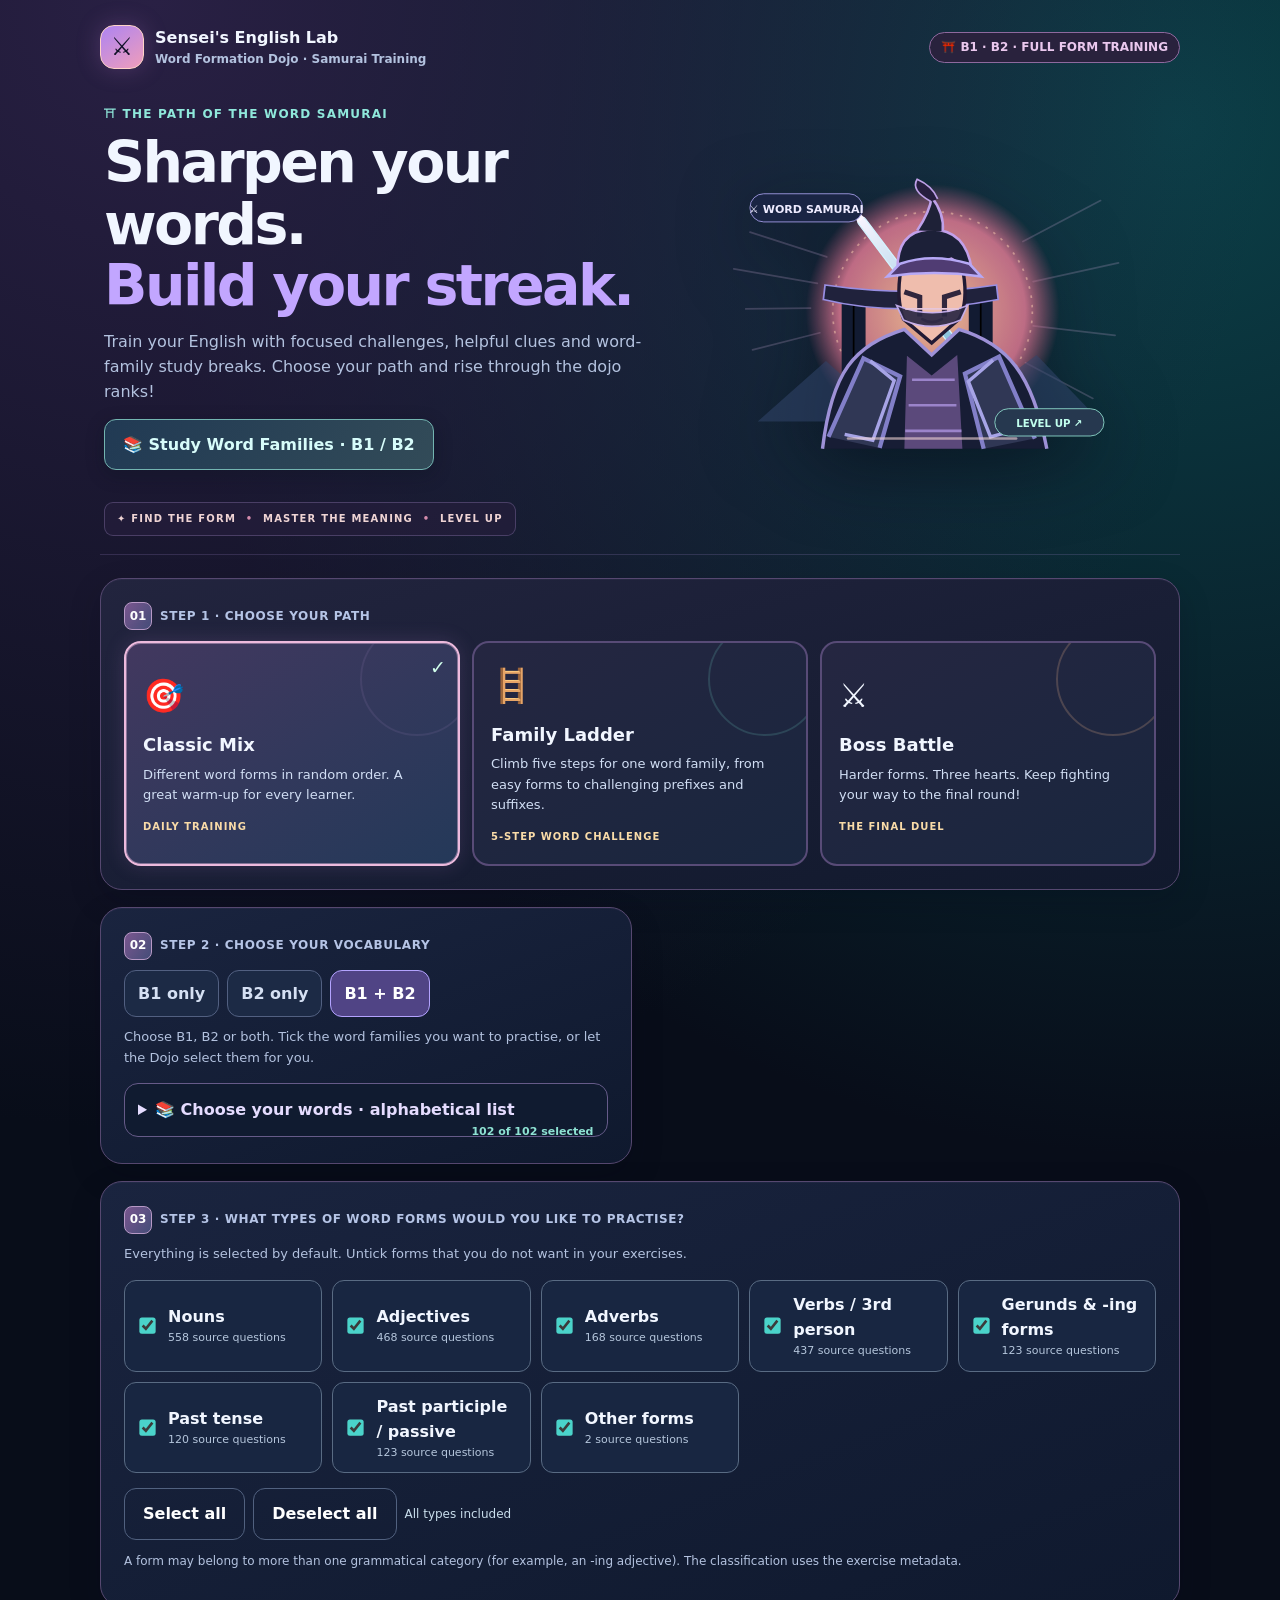
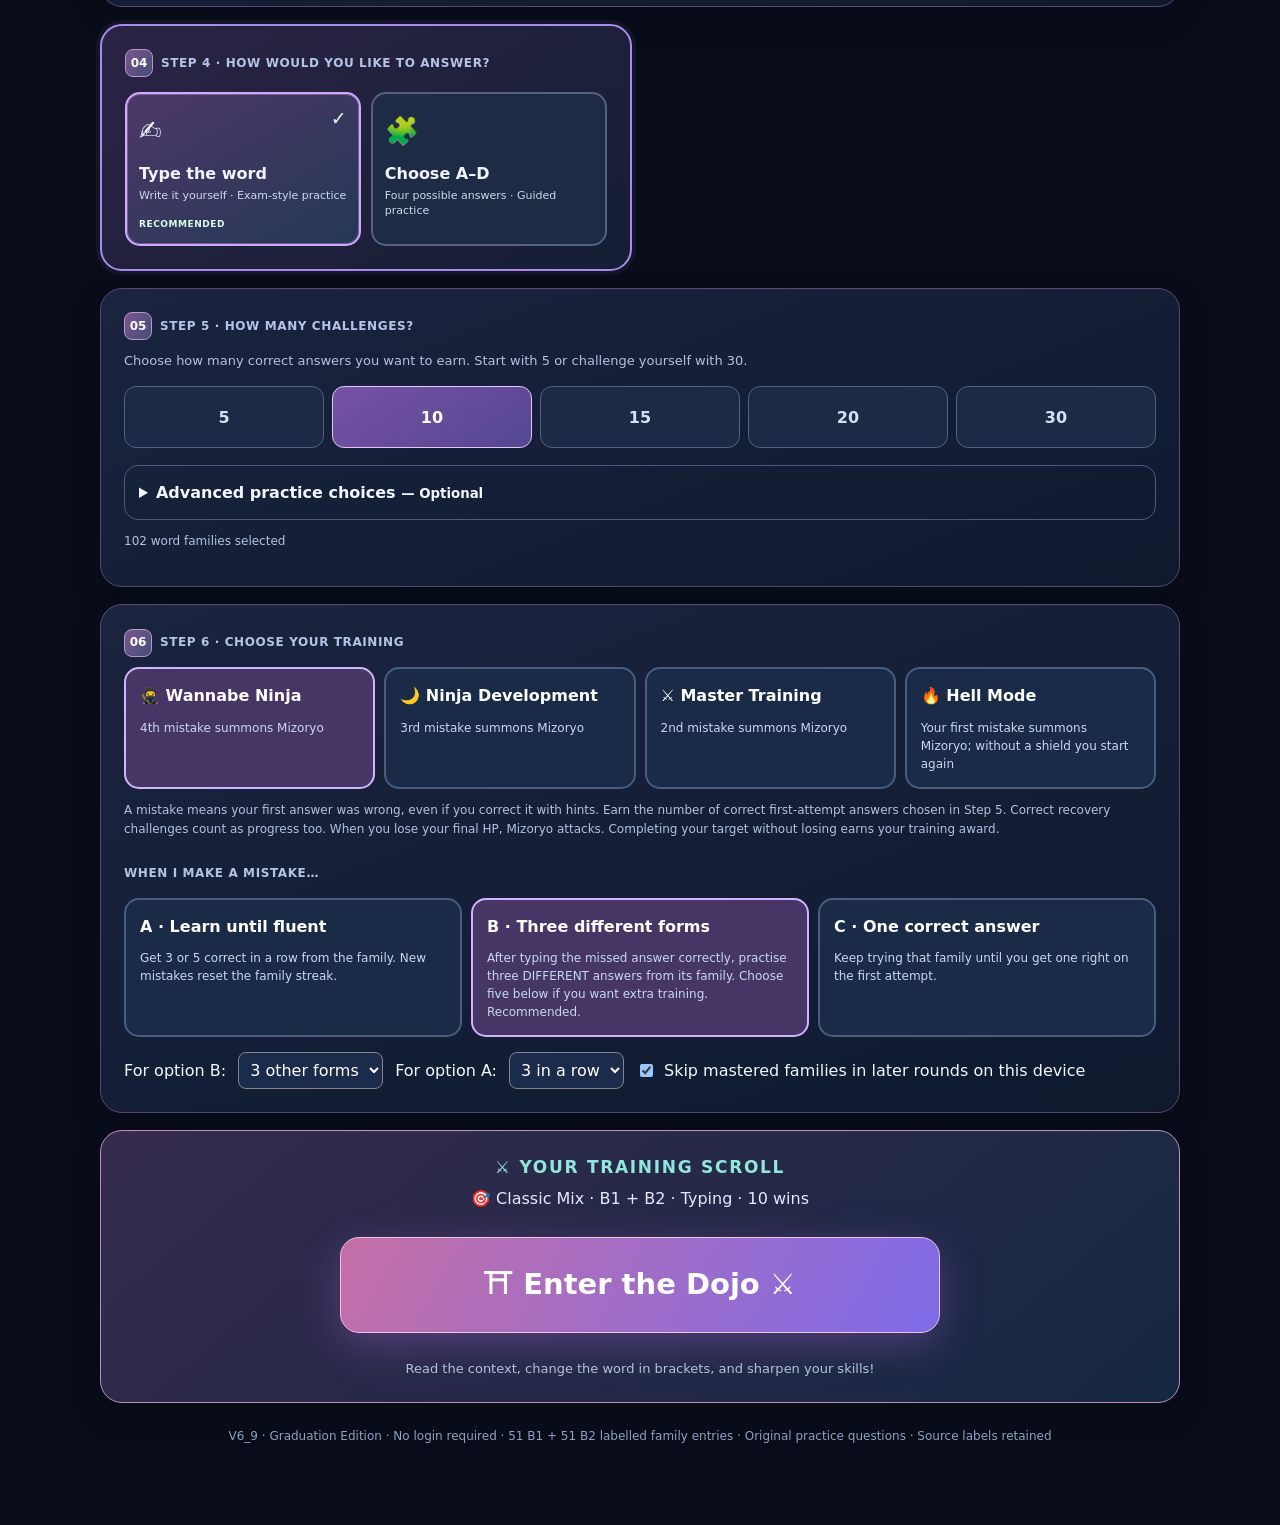
<file: index.html>
<!doctype html>
<html lang="en"><head><meta charset="utf-8"><meta name="viewport" content="width=device-width,initial-scale=1">
<title>Sensei's Word Formation Dojo · V6_9 Graduation Edition</title>
<link rel="stylesheet" href="styles/main.css"></head><body><main>
<header class="top"><div class="brand"><span class="brand-icon">⚔</span><span>Sensei's English Lab <small class="subtext" style="display:block">Word Formation Dojo · Samurai Training</small></span></div><span class="pill">⛩️ B1 · B2 · FULL FORM TRAINING</span></header>
<section id="hero" class="hero"><div class="hero-copy"><div class="eyebrow">⛩ The path of the word samurai</div><h1>Sharpen your words.<br><span style="color:var(--accent)">Build your streak.</span></h1><p>Train your English with focused challenges, helpful clues and word-family study breaks. Choose your path and rise through the dojo ranks!</p><button type="button" id="v66BrowseBtn" class="v66-study-link">📚 Study Word Families · B1 / B2</button><span class="hero-strap">✦ FIND THE FORM <span>•</span> MASTER THE MEANING <span>•</span> LEVEL UP</span></div><div class="hero-art" aria-hidden="true">
 <svg viewBox="0 0 470 340" role="presentation" xmlns="http://www.w3.org/2000/svg">
  <defs>
   <radialGradient id="sunGrad"><stop offset="0" stop-color="#ffcd98" stop-opacity=".92"/><stop offset=".73" stop-color="#ef819c" stop-opacity=".78"/><stop offset="1" stop-color="#da668d" stop-opacity="0"/></radialGradient>
   <linearGradient id="armGrad" x1="0" y1="0" x2="1" y2="1"><stop stop-color="#a79bff"/><stop offset="1" stop-color="#5ee0d1"/></linearGradient>
   <linearGradient id="bladeGrad" x1="0" y1="0" x2="0" y2="1"><stop stop-color="#f6f4ff"/><stop offset="1" stop-color="#6ab5d1"/></linearGradient>
  </defs>
  <g stroke="#c3a7d2" stroke-width="2" opacity=".24" stroke-linecap="round">
   <path d="M31 67 121 96 M12 110 110 127 M26 157 102 156 M34 205 113 185 M351 78 442 30 M363 125 463 103 M363 177 459 188 M354 220 433 262"/>
  </g>
  <circle cx="245" cy="160" r="149" fill="url(#sunGrad)"/>
  <circle cx="245" cy="160" r="117" fill="none" stroke="#f8c8ae" stroke-opacity=".53" stroke-width="2" stroke-dasharray="3 8"/>
  <!-- paper mountains and dojo torii -->
  <path d="M40 289 120 218 167 260 226 202 293 266 367 211 442 289Z" fill="#32456c" opacity=".55"/>
  <path d="M145 257V142h15v115m134 0V142h15v115" stroke="#121b32" stroke-width="13" stroke-linecap="square"/>
  <path d="M117 146q91 22 205 0l-2-17q-98 15-201 0Z" fill="#20223c" stroke="#988ee2" stroke-width="2"/>
  <!-- sweeping sword behind character -->
  <g transform="translate(254 176) rotate(-37)">
   <rect x="-5" y="-156" width="10" height="226" rx="4" fill="url(#bladeGrad)" stroke="#d3f3ff" stroke-width="1.5"/>
   <path d="M-5-154 0-180 5-154Z" fill="#fcf7ff"/>
   <rect x="-27" y="62" width="54" height="9" rx="3" fill="#dfb57f"/>
   <rect x="-7" y="71" width="14" height="73" rx="5" fill="#28213f" stroke="#b5a2f5" stroke-width="2"/>
   <path d="M-7 89 7 102 M-7 110 7 123" stroke="#c0a2ff" stroke-width="3"/>
  </g>
  <!-- original manga-inspired warrior silhouette -->
  <path d="M116 321c11-91 37-121 96-140l32 30 32-30c57 17 86 52 103 140" fill="#171d35" stroke="#9e91d7" stroke-width="4"/>
  <path d="M123 307 164 215l43 21-24 84M365 309l-42-96-40 20 22 88" fill="#303755" stroke="#827fc8" stroke-width="5"/>
  <path d="M172 218 200 241l-25 70-33-7M316 217l-29 25 26 65 33-9" fill="none" stroke="#a7a4e6" stroke-width="4"/>
  <path d="M215 212 244 235 274 211 280 321 212 321Z" fill="#5b497b"/>
  <path d="M221 240h50M217 270h56M213 300h66" stroke="#bea4f5" stroke-width="3" opacity=".65"/>
  <path d="M211 169q-9-24-3-58 3-25 35-27 33 1 38 30 6 36-5 55l-32 28Z" fill="#efbdad" stroke="#211a34" stroke-width="4"/>
  <path d="M212 137 230 143 230 166M278 137 259 143 259 166" stroke="#30263d" stroke-width="6" fill="none"/>
  <path d="M233 169q11 7 23 0" fill="none" stroke="#65465b" stroke-width="3" stroke-linecap="round"/>
  <path d="M204 111q-1-44 36-47 44-2 51 47l-24-13q-24 9-63 13Z" fill="#1c2038" stroke="#c2a0ea" stroke-width="3"/>
  <path d="M207 104q37-13 81 0l14 15q-55-8-110 0Z" fill="#503c73" stroke="#b6a8f6" stroke-width="3"/>
  <path d="M227 65q15-22 17-39 15 19 13 40" fill="#1e2137" stroke="#bea0e8" stroke-width="3"/>
  <path d="M243 31q-24-13-16-26 18 8 24 23" fill="#261e3f" stroke="#bea0e8" stroke-width="2"/>
  <path d="M203 153q42 17 83 0l-8 17q-34 15-67 0Z" fill="#2b2844" stroke="#c6b0f0" stroke-width="2" opacity=".92"/>
  <path d="M213 157h63" stroke="#e6c6d9" stroke-width="2"/>
  <path d="M146 309h197" stroke="#f1d5d5" stroke-width="3" stroke-linecap="round" opacity=".6"/>
  <g><rect x="31" y="22" width="132" height="33" rx="16" fill="#1a2544" stroke="#a7a0ec"/><text x="97" y="44" font-size="13" font-family="system-ui,sans-serif" fill="#eeebff" font-weight="800" text-anchor="middle">⚔ WORD SAMURAI</text></g>
  <g><rect x="318" y="274" width="128" height="32" rx="16" fill="#26384f" stroke="#91decf"/><text x="382" y="295" font-size="12" font-family="system-ui,sans-serif" fill="#c1ffee" font-weight="800" text-anchor="middle">LEVEL UP ↗</text></g>
 </svg>
 </div></section>
<div id="setupPanel" class="setup">
 <section class="panel full mode-panel"><div class="caption"><span class="step-stamp">01</span> Step 1 · Choose your path</div><div class="mode-grid" id="modeCards">
  <button type="button" class="mode-card" data-mode="mix" aria-pressed="true"><span class="mode-icon">🎯</span><span class="mode-name">Classic Mix</span><span class="mode-desc">Different word forms in random order. A great warm-up for every learner.</span><span class="mode-kicker">DAILY TRAINING</span></button>
  <button type="button" class="mode-card" data-mode="ladder" aria-pressed="false"><span class="mode-icon">🪜</span><span class="mode-name">Family Ladder</span><span class="mode-desc">Climb five steps for one word family, from easy forms to challenging prefixes and suffixes.</span><span class="mode-kicker">5-STEP WORD CHALLENGE</span></button>
  <button type="button" class="mode-card" data-mode="boss" aria-pressed="false"><span class="mode-icon">⚔️</span><span class="mode-name">Boss Battle</span><span class="mode-desc">Harder forms. Three hearts. Keep fighting your way to the final round!</span><span class="mode-kicker">THE FINAL DUEL</span></button>
 </div></section>
 <section class="panel"><div class="caption"><span class="step-stamp">02</span> Step 2 · Choose your vocabulary</div><div class="selector" id="poolButtons"><button type="button" data-pool="B1" aria-pressed="false">B1 only</button><button type="button" data-pool="B2" aria-pressed="false">B2 only</button><button type="button" data-pool="both" aria-pressed="true">B1 + B2</button></div><div class="note">Choose B1, B2 or both. Tick the word families you want to practise, or let the Dojo select them for you.</div>
 <details class="roster-panel" id="rosterPanel"><summary>📚 Choose your words · alphabetical list <span id="rosterChosen">All words</span></summary>
 <div class="roster-tools"><button type="button" id="bankBtn" class="btn plain" title="Preview the related word forms">📖 Preview word forms</button><label for="rosterSearch">Find a family</label><input id="rosterSearch" placeholder="Search: collect, care, imagine …" autocomplete="off"><div class="roster-actions"><button type="button" id="rosterAll">Select all</button><button type="button" id="rosterNone">Clear all</button></div></div>
 <div class="roster-random"><label for="randomCount">Choose words at random</label><input type="number" id="randomCount" min="1" max="102" value="10" inputmode="numeric"><button type="button" id="rosterRandom">🎲 Choose X at random</button><button type="button" id="rosterFresh">↻ Clear mastered filter</button></div><div class="alphabet" id="rosterAlphabet" aria-label="Browse word families alphabetically"></div>
 <div id="rosterWords" class="roster-words"></div><p class="note">Classic Mix covers all selected families. Family Ladder uses only families with five different contextual questions; other families will gain ladders in future updates.</p>
 </details></section>
<section class="panel full v66-pos-panel" id="v66PosSection">
<div class="caption"><span class="step-stamp">03</span> Step 3 · What types of word forms would you like to practise?</div>
<p class="step-help">Everything is selected by default. Untick forms that you do not want in your exercises.</p>
<div class="v66-pos-grid" id="v66PosOptions"></div>
<div class="v66-tools"><button type="button" class="btn plain" id="v66PosAll">Select all</button><button type="button" class="btn plain" id="v66PosNone">Deselect all</button><span id="v66PosFeedback" role="status"></span></div>
<p class="tiny">A form may belong to more than one grammatical category (for example, an -ing adjective). The classification uses the exercise metadata.</p>
</section>
 <section class="panel answer-panel"><div class="caption"><span class="step-stamp">04</span> Step 4 · How would you like to answer?</div><div class="answer-style-grid" id="styleButtons">
  <button type="button" class="style-card" data-style="type" aria-pressed="true"><span class="style-emoji">✍️</span><strong>Type the word</strong><small>Write it yourself · Exam-style practice</small><span class="style-badge">RECOMMENDED</span></button>
  <button type="button" class="style-card" data-style="choose" aria-pressed="false"><span class="style-emoji">🧩</span><strong>Choose A–D</strong><small>Four possible answers · Guided practice</small></button>
 </div></section>
 <section class="panel full"><div class="caption"><span class="step-stamp">05</span> Step 5 · How many challenges?</div><p class="step-help">Choose how many correct answers you want to earn. Start with 5 or challenge yourself with 30.</p><div class="selector count-selector" id="countButtons"><button type="button" data-count="5" aria-pressed="false">5</button><button type="button" data-count="10" aria-pressed="true">10</button><button type="button" data-count="15" aria-pressed="false">15</button><button type="button" data-count="20" aria-pressed="false">20</button><button type="button" data-count="30" aria-pressed="false">30</button></div><details class="advanced-opts"><summary>Advanced practice choices <small>— Optional</small></summary><p class="note">One per family: one exercise for every selected base word. One per word form: each distinct available answer is practised once. All records: also practises forms with more than one grammatical role. Family Ladder focuses on transformations within a family. Family Ladder focuses on five transformations within one family.</p><div class="selector" id="advancedCounts"><button type="button" data-count="each" aria-pressed="false">One per family</button><button type="button" data-count="members" aria-pressed="false">One per word form</button><button type="button" data-count="allforms" aria-pressed="false">All form-and-role questions</button></div></details><p class="tiny" id="roundSummary" aria-live="polite"></p></section>
 <section class="panel full"><div class="caption"><span class="step-stamp">06</span> Step 6 · Choose your training</div>
<div class="training-grid" id="difficultyCards"><button type="button" data-difficulty="wannabe" aria-pressed="true"><strong>🥷 Wannabe Ninja</strong><small>4th mistake summons Mizoryo</small></button><button type="button" data-difficulty="ninja" aria-pressed="false"><strong>🌙 Ninja Development</strong><small>3rd mistake summons Mizoryo</small></button><button type="button" data-difficulty="master" aria-pressed="false"><strong>⚔️ Master Training</strong><small>2nd mistake summons Mizoryo</small></button><button type="button" data-difficulty="hell" aria-pressed="false"><strong>🔥 Hell Mode</strong><small>Your first mistake summons Mizoryo; without a shield you start again</small></button></div>
<p class="tiny">A mistake means your first answer was wrong, even if you correct it with hints. Earn the number of correct first-attempt answers chosen in Step 5. Correct recovery challenges count as progress too. When you lose your final HP, Mizoryo attacks. Completing your target without losing earns your training award.</p>
<div class="caption" style="margin-top:20px">When I make a mistake…</div><div class="remediation-grid" id="recoveryCards"><button type="button" data-remediation="streak" aria-pressed="false"><b>A · Learn until fluent</b><small>Get 3 or 5 correct in a row from the family. New mistakes reset the family streak.</small></button><button type="button" data-remediation="fixed" aria-pressed="true"><b>B · Three different forms</b><small>After typing the missed answer correctly, practise three DIFFERENT answers from its family. Choose five below if you want extra training. Recommended.</small></button><button type="button" data-remediation="once" aria-pressed="false"><b>C · One correct answer</b><small>Keep trying that family until you get one right on the first attempt.</small></button></div>
<div class="row-options"><label for="fixedTarget">For option B:</label><select id="fixedTarget"><option value="3" selected>3 other forms</option><option value="5">5 other forms</option></select><label for="streakTarget">For option A:</label><select id="streakTarget"><option value="3" selected>3 in a row</option><option value="5">5 in a row</option></select><label class="inline-check"><input id="avoidMastered" type="checkbox" checked> Skip mastered families in later rounds on this device</label></div>
</section>
<section class="panel full launch-panel"><div class="eyebrow">⚔ Your training scroll</div><p id="planDescription" style="margin:5px 0 0;color:#e3ebfb">Classic Mix · B1 + B2 · Type the word · 10 questions</p><div class="actionbar launch-actions"><button type="button" id="startBtn" class="btn dojo-launch">⛩ Enter the Dojo ⚔️</button></div><div class="note">Read the context, change the word in brackets, and sharpen your skills!</div></section>
</div>
<section id="v66LibraryView" class="panel v66-library hidden" aria-labelledby="v66LibraryTitle">
<div class="stagehead"><h2 id="v66LibraryTitle">📖 Study Word Families</h2><button class="btn plain" id="v66LibraryBack" type="button">← Back to game setup</button></div>
<p class="subtext">Choose a source bank, search alphabetically and tap a family to see its word forms. B1/B2 here means the game's source banks, not a confirmed individual CEFR level for every form.</p>
<div class="v66-library-toolbar"><div class="selector" id="v66LibraryPools"><button data-v66pool="both" aria-pressed="true">B1 + B2</button><button data-v66pool="B1">B1 only</button><button data-v66pool="B2">B2 only</button></div>
<label for="v66LibrarySearch">Find a word or family</label><input type="search" id="v66LibrarySearch" autocomplete="off" placeholder="Search: university, create, universal…" /></div>
<div id="v66LibraryAlphabet" class="alphabet" aria-label="Browse alphabetically"></div>
<div class="v66-library-layout"><div><div id="v66LibraryCount" class="tiny"></div><div id="v66LibraryList" class="v66-library-list" role="listbox" aria-label="Word families"></div></div><article class="v66-library-details" id="v66LibraryDetails" aria-live="polite"><h3>Select a word family</h3><p>Open a family on the left to begin studying.</p></article></div>
</section>
<section id="studyView" class="panel hidden"><div class="stagehead"><h2>📖 Word-family warm-up</h2><button class="btn plain" id="studyClose">Back to games</button></div><p class="subtext">Nouns, verbs, adjectives, adverbs and other forms appear in compact lines. Hover, tap or focus a word for its meaning; useful expressions are listed separately.</p><div class="study-grid" id="studyCards"></div></section>

<section id="bankView" class="panel hidden" aria-labelledby="bankTitle">
  <div class="stagehead wb-head"><h2 id="bankTitle">📖 Word Bank &amp; Recall Training</h2><button type="button" id="bankBack" class="btn plain">Back to game setup</button></div>
  <p class="subtext">Browse your selected B1/B2 word families and practise their spelling. These forms support the game and your independent revision.</p>
  <div class="wb-toolbar" aria-label="Choose word bank level">
    <div class="wb-label">Vocabulary pool</div>
    <div class="wb-pool" id="wbPoolButtons"><button type="button" data-bank-pool="B1">B1 only</button><button type="button" data-bank-pool="B2">B2 only</button><button type="button" data-bank-pool="both" aria-pressed="true">Both B1 + B2</button></div>
  </div>
  <div class="wb-stats" id="wbStats" aria-live="polite"></div>
  <div class="wb-toolbar wb-searchbar">
    <label for="wbSearch">Search words or families</label>
    <input id="wbSearch" type="search" placeholder="e.g. depend, collect, negative, carefully..." autocomplete="off" spellcheck="false" />
  </div>
  <div class="wb-tabs"><button type="button" id="wbTabBrowse" class="wb-tab active" aria-pressed="true">🔎 Browse all forms</button><button type="button" id="wbTabRecall" class="wb-tab" aria-pressed="false">🧠 Practice memory cards</button></div>
  <div id="wbBrowse">
    <p class="wb-hint">Words are grouped into approved study families and grammatical categories; some related words belong to different derivational branches. A dot (·) separates individual forms; click or hover over a word to see a short definition where available. <strong>Official exam answers</strong> and teacher-expanded forms are kept distinct.</p>
    <div id="wbFamilyCards" class="wb-families"></div>
    <div class="wb-page-row"><button class="btn alt" type="button" id="wbPrev">Previous families</button><span id="wbPageLabel" aria-live="polite"></span><button class="btn alt" type="button" id="wbNext">Next families</button></div>
  </div>
  <div id="wbRecall" class="hidden">
    <p class="wb-hint">In this activity, you <strong>study a form, hide it, then type it from memory</strong>. It tests recall and spelling, not the three-sentence grammar questions. The source bank contains some unreviewed teaching extensions.</p>
    <div class="wb-toolbar wb-choices"><label for="wbCount">Cards in this round</label><select id="wbCount"><option value="5">5</option><option value="10">10</option><option value="15">15</option><option value="20" selected>20</option><option value="30">30</option><option value="50">50</option><option value="all">All available records</option></select><button id="wbStart" class="btn" type="button">Start word recall</button></div>
    <div id="wbCardZone" class="hidden wb-card" aria-live="polite">
      <div class="wb-cardtop"><span id="wbCardProgress" class="pill"></span><span id="wbCardSource" class="pill"></span></div>
      <div class="wb-cardbase" id="wbCardBase"></div>
      <div id="wbCardPart" class="wb-cardpart"></div>
      <div id="wbCardWord" class="wb-bigword"></div>
      <div id="wbCardPrompt" class="wb-cardprompt"></div>
      <div id="wbCardAnswer" class="hidden wb-answerrow"><input id="wbRecallInput" type="text" spellcheck="false" autocomplete="off" placeholder="Type the word you studied"/><button type="button" id="wbRecallCheck" class="btn">Check</button></div>
      <div id="wbCardFeedback" class="wb-result" aria-live="polite"></div>
      <div class="wb-cardactions"><button type="button" class="btn alt" id="wbHide">Hide the word &amp; try</button><button type="button" class="btn alt hidden" id="wbSkip">Reveal &amp; correct</button></div>
    </div>
  </div>
  <div id="wbDefinition" class="wb-definition" role="status" aria-live="polite">Tip: words with a dictionary definition show it here when selected.</div>
</section>
<section id="playArea" class="hidden"><div id="v64HP" aria-label="Ninja health bar"><span>🥷 Ninja HP</span><div class="hp-strip" id="v64HPParts"></div><span class="hp-stats" id="v64HPLabel">4 HP</span><span class="v65-finisher-hint" id="v65FinisherHint">🐉 Mizoryo attacks at 0 HP · 🏆 Finish training to graduate</span></div><div class="panel question-stage"><div class="stagehead"><span id="progressLabel" class="pill">Question 1 / 10</span><span id="sourceBadge" class="subtext"></span></div><div class="progress"><span id="progressBar"></span></div><div class="mastery-bar"><span id="masteryLabel">🥋 0 families mastered</span><span id="winCounter">0 / 10 first-try wins</span></div><div class="caption" id="questionCaption">Complete the missing word · 3-sentence context</div><div id="sentences" class="sentences" aria-live="polite"></div><div id="mcChoices" class="answers"></div><div id="typeChoices" class="type-row hidden"><input id="typed" autocomplete="off" spellcheck="false" aria-label="Missing word" placeholder="Type your answer"><button type="button" class="btn" id="checkTyped">Check</button></div><div id="feedback" class="feedback hidden" role="status" aria-live="polite"></div><div id="correction" class="correction hidden"><strong>✍️ Your turn: type the correct word yourself.</strong><p class="subtext" style="margin:5px 0 0">Writing it helps you remember it. Then we'll study its word family.</p><div class="type-row"><input id="correctionWord" autocomplete="off" spellcheck="false" placeholder="Type the correct word" aria-label="Type the correct word"><button class="btn" id="checkCorrection">Check correction</button></div><small id="correctionFeedback" role="status"></small></div></div><aside class="panel"><div id="bossHearts" class="heart hidden">❤️ ❤️ ❤️</div><div class="caption">Your progress · Dojo rank</div><div class="dojo-rank" id="dojoRank" aria-live="polite">🥋 Novice Wordsmith</div><div class="streak"><div class="emoji" id="streakEmoji">🔥</div><div class="value"><span id="streakNum">0</span></div><small class="subtext">Correct on your first try</small></div><div class="stats"><div class="stat"><strong id="xpNum">0</strong><small>XP earned</small></div><div class="stat"><strong id="solvedNum">0</strong><small>Done</small></div><div class="stat"><strong id="bestNum">0</strong><small>Best streak</small></div><div class="stat"><strong id="firstNum">0</strong><small>First-try wins</small></div></div><div id="shieldStatus" data-charges="0" role="status" aria-live="polite">🛡️ Magic shields: 0</div><div class="caption" style="margin-top:16px">How this training works</div><ol class="rules"><li><strong>Right first time?</strong> Enjoy the celebration; the next question appears automatically.</li><li><strong>Need help?</strong> Get clearer hints after each mistake.</li><li><strong>Still stuck?</strong> Type the correct word yourself.</li><li><strong>Last-resort Magic Shield:</strong> a correct midway challenge earns one shield, reserved exclusively for Mizoryo’s final attack. Normal mistakes still cost HP and break your streak.</li><li><strong>After any mistake:</strong> study the word family for 10 seconds, or pause the timer to study longer. Three different word forms follow by default, where available, after you type the missed answer correctly.</li></ol><button class="btn plain" id="leaveBtn" style="width:100%">Return to setup</button></aside></section>
<section id="endView" class="panel hidden"><div class="eyebrow">Round complete</div><h2 id="endTitle" style="font-size:clamp(28px,5vw,43px)">Nice work!</h2><p class="subtext" id="endSummary"></p><div class="stats" style="max-width:470px"><div class="stat"><strong id="endXP">0</strong><small>XP</small></div><div class="stat"><strong id="endBest">0</strong><small>Best streak</small></div></div><div class="review-box" id="learningSummary"></div><div class="actionbar"><button class="btn" id="againBtn">Choose another round</button><button class="btn alt" id="studyEndBtn">Study word families</button></div></section>
<p class="footer">V6_9 · Graduation Edition · No login required · 51 B1 + 51 B2 labelled family entries · Original practice questions · Source labels retained</p></main>
<div id="toast" aria-live="polite" style="position:fixed;z-index:90;top:20px;left:50%;transform:translate(-50%,-200px);transition:transform .18s;background:linear-gradient(130deg,#594391,#255366);border:1px solid #b3a0ff;color:white;padding:12px 21px;border-radius:14px;font-size:17px;font-weight:900;box-shadow:0 12px 35px #0009"></div>
<div id="entranceOverlay" class="hidden" role="status" aria-live="polite"><div class="entrance-scene"><img id="entranceGif" alt="A small ninja runs into an illuminated dojo as its doors open"><div class="entrance-caption">⛩ Welcome to the Word Formation Dojo</div></div></div>
<div id="milestoneOverlay" class="hidden" role="status" aria-live="assertive"><div class="milestone-card"><div class="milestone-embers">✦ ✧ ✦ ✧ ✦</div><img class="v67-streak-motion" id="v67StreakMotion" alt="Animated Word Ninja celebrating with a flowing palm technique" src="assets/ninja-streak.webp"/><img id="milestonePortrait" alt="An anime-style dojo teacher congratulating the learner"><div class="milestone-small" id="milestoneTeacher">Your Sensei</div><h2 id="milestoneText">3 🔥</h2><p id="milestoneSub">Keep your momentum going!</p><div class="milestone-spark">⚡ ⭐ ⚡</div></div></div>
<div id="midwayOverlay" class="hidden" role="dialog" aria-modal="true" aria-labelledby="midwayTitle"><div class="midway-card"><h2 id="midwayTitle">🌟 Halfway challenge!</h2><p>Try the riddle below or choose arrow memory. Solve a challenge to earn <strong>one 🛡️ Magic Shield for the final dragon attack</strong>, even if your streak is currently zero.</p><div id="midwayChoices" class="midway-buttons"><button type="button" class="btn" id="midRiddle">🧩 Riddle</button><button type="button" class="btn alt" id="midArrows">🏹 Arrow memory</button></div><div id="midwayGame" aria-live="polite"></div><div class="midway-buttons"><button type="button" class="btn plain" id="midSkip">Continue training</button></div></div></div><div id="familyOverlay" class="hidden" role="dialog" aria-modal="true" aria-labelledby="familyTitle"><section class="review-modal"><div class="eyebrow">📜 The word scroll · take a moment to study</div><div class="review-top"><div><h2 id="familyTitle">📚 Word family</h2><div class="subtext">Read these forms. Notice the endings and how the meaning changes.</div></div><div class="clock" aria-label="Seconds remaining"><span id="reviewCountdown">10</span><small style="font-size:11px;display:block;color:#dcd2ff">seconds</small></div></div><div class="review-track"><span id="reviewBar"></span></div><div class="v66-review-controls"><button type="button" id="v66ReviewPause" class="btn" aria-pressed="false">⏸ Pause to study</button><button type="button" id="v66ReviewContinue" class="btn plain">Continue to training →</button><span id="v66ReviewHelp" aria-live="polite" class="tiny">Timer runs until you pause it.</span></div><div id="reviewCorrect" class="review-info"></div><div id="reviewGroups" class="family-grid"></div><p class="overlay-hint">🔍 Hover over a word (or tap it) to see its meaning. After your review, additional same-family practice will follow when more questions are available.</p></section></div>
<section id="v69VictoryOverlay" class="hidden" role="dialog" aria-modal="true" aria-labelledby="v69VictoryHeading" aria-describedby="v69VictoryMessage">
  <div class="v69-celebrate-effects" aria-hidden="true"></div>
  <div class="v69-victory-card">
    <div class="v69-halo" aria-hidden="true"></div>
    <div class="v69-victory-glyph" id="v69VictoryGlyph" aria-hidden="true">🥷</div>
    <div class="v69-kicker" id="v69VictoryHeading">✦ CONGRATULATIONS ✦</div>
    <div class="v69-laurel" aria-hidden="true">🏅</div>
    <h2 id="v69VictoryCourse">Dojo Training</h2>
    <p id="v69VictoryMessage" class="v69-victory-message">You have mastered the training!</p>
    <div id="v69VictoryScore" class="v69-victory-score">10 / 10 successful challenges</div>
    <p id="v69VictorySub" class="v69-victory-sub">You may advance to the next level!</p>
    <div id="v69VictoryActions" class="v69-victory-actions"></div>
  </div>
</section>
<div id="v64BattleOverlay" hidden><iframe id="v64BattleFrame" title="Mizoryo · Ultimate Water Dragon Battle" allow="fullscreen"></iframe></div>
<div id="v64RewardOverlay" hidden role="dialog" aria-modal="true" aria-label="Magic shield reward">
  <div class="claimCard"><div class="claimGlyph" aria-hidden="true">⬡</div>
  <h2>MAGIC SHIELD UNLOCKED!</h2><p>You solved the bonus challenge. Claim your Magic Shield. It works ONLY against Mizoryo’s final dragon attack, never against normal mistakes.</p>
  <button id="v64ClaimButton" type="button">🛡️ Claim Your Magic Shield</button></div></div>
<div id="v64HitMessage" role="status" aria-live="polite"></div><div id="v65CombatStatus" role="status" aria-live="polite" style="position:fixed;right:12px;bottom:12px;z-index:80;background:#0b1736e8;border:1px solid #65889b;border-radius:9px;color:#dbecf8;padding:6px 10px;font-size:12px;pointer-events:none;opacity:0;transition:opacity .2s"></div>
<!-- Battle animations are loaded from ./assets/battle.html (GitHub-safe, <25 MiB per file). -->
<script src="data/questions.js"></script>
<script src="data/families-and-definitions.js"></script>
<script src="data/artwork-and-settings.js"></script>
<script src="data/spelling-variants.js"></script>
<script src="scripts/training-engine.js"></script>
<script src="data/wordbank.js"></script>
<script src="scripts/study-and-battle.js"></script>
</body></html>
</file>
<file: styles/main.css>
:root{color-scheme:dark;--bg:#080d19;--panel:#141f34;--edge:#31415e;--text:#f1f6ff;--muted:#b3c2df;--accent:#ab95ff;--cyan:#6fe5d5;--good:#70dfb2;--bad:#ffb397;--gold:#ffdb87}
*{box-sizing:border-box}body{margin:0;background:radial-gradient(circle at 18% 1%,#1d244b,transparent 38%),radial-gradient(circle at 90% 8%,#14374a,transparent 34%),var(--bg);color:var(--text);font:16px/1.58 Inter,system-ui,-apple-system,Segoe UI,sans-serif}button,input,select{font:inherit}button{cursor:pointer}button:disabled{opacity:.43;cursor:default}button:focus-visible,input:focus-visible,select:focus-visible{outline:3px solid var(--cyan);outline-offset:3px}main{max-width:1120px;margin:auto;padding:18px 20px 55px}.top{display:flex;align-items:center;justify-content:space-between;gap:15px;flex-wrap:wrap;margin:7px 0 24px}.brand{display:flex;gap:11px;align-items:center;font-weight:850}.brand-icon{width:44px;height:44px;border-radius:14px;background:linear-gradient(145deg,#9674ff,#61dfcf);display:grid;place-items:center;color:#101a2f;font-size:25px}.subtext,.tiny{color:var(--muted);font-size:12px}.pill{display:inline-block;border:1px solid #4e5580;border-radius:30px;padding:5px 11px;background:#242b4b;color:#e0e2ff;font-size:12px;font-weight:750}.hero{margin-bottom:23px}.hero h1{font-size:clamp(33px,6vw,58px);line-height:1.08;letter-spacing:-.045em;margin:8px 0 12px}.hero p{color:var(--muted);max-width:745px;margin:0}.eyebrow{font-size:12px;letter-spacing:.10em;text-transform:uppercase;color:#8fe8db;font-weight:850}.panel{border:1px solid var(--edge);background:linear-gradient(165deg,#16253e,#10192d);border-radius:22px;padding:23px;box-shadow:0 10px 32px #05091b30}.setup{display:grid;grid-template-columns:1fr 1fr;gap:17px}.full{grid-column:1/-1}.caption{letter-spacing:.09em;text-transform:uppercase;color:#b5c4e6;font-size:12px;font-weight:850;margin-bottom:10px}h2{margin:0 0 11px;font-size:23px}.mode-grid{display:grid;grid-template-columns:repeat(3,1fr);gap:12px}.mode-card{display:block;text-align:left;background:#1b2b47;color:var(--text);border:2px solid #3e4e72;border-radius:17px;padding:17px;min-height:163px;transition:.15s}.mode-card:hover{border-color:#a392ff;background:#263458}.mode-card[aria-pressed="true"]{border-color:#beaeff;background:linear-gradient(150deg,#403769,#223657);box-shadow:inset 0 0 0 1px #cbbaff66}.mode-icon{font-size:30px;display:block}.mode-name{font-size:18px;font-weight:900;display:block;margin:9px 0 5px}.mode-desc{font-size:13px;display:block;color:#d1def4}.selector{display:flex;flex-wrap:wrap;gap:8px}.selector button{border:1px solid #526081;border-radius:12px;background:#1c2a45;color:#d5e0f3;padding:10px 13px;font-weight:800}.selector button[aria-pressed="true"]{background:#504485;border-color:#b3a3ff;color:white}.selector button:hover{border-color:#ac9bff}.style-row{display:flex;gap:16px;align-items:center;flex-wrap:wrap;margin-top:15px}.style-row select{border:1px solid #526081;background:#172641;color:white;border-radius:12px;padding:10px}.btn{border:1px solid #c0aeff;color:white;background:linear-gradient(135deg,#9f89fc,#7568df);border-radius:12px;font-weight:850;padding:12px 18px}.btn:hover{filter:brightness(1.08)}.btn.alt{background:#1d2f4d;border-color:#537092}.btn.plain{background:transparent;border-color:#51617f}.actionbar{display:flex;gap:11px;flex-wrap:wrap;align-items:center;margin-top:18px}.note{color:var(--muted);font-size:13px;margin-top:10px}.hidden{display:none!important}
#playArea{display:grid;grid-template-columns: minmax(0,1fr) 270px;gap:17px;align-items:start}.question-stage{min-height:420px}.stagehead{display:flex;gap:9px;align-items:center;justify-content:space-between;flex-wrap:wrap}.progress{height:9px;background:#2a3853;border-radius:20px;overflow:hidden;margin:14px 0 21px}.progress>span{display:block;background:linear-gradient(90deg,#907afa,#61e3d2);height:100%;width:0;transition:width .25s}.sentences{margin:22px 0}.sentences p{margin:13px 0;font-size:18px;line-height:1.77}.gap{padding:1px 6px;background:#4b3984;border-radius:5px;font-weight:900;white-space:nowrap;border-bottom:2px solid #b6a5ff}.answers{display:grid;grid-template-columns:1fr 1fr;gap:10px;margin:22px 0}.choice{padding:14px;text-align:left;border:1px solid #4a5a7b;background:#1c2b47;color:white;border-radius:13px;font-weight:750;min-height:59px}.choice:hover:not(:disabled){background:#2c3d62;border-color:#ad96ff}.choice em{font-style:normal;margin-right:9px;padding:3px 9px;border-radius:8px;background:#374868;color:#dbe6ff}.type-row{display:flex;gap:9px;margin:20px 0}.type-row input{padding:14px;min-width:0;flex:1;background:#0f1a2f;color:white;border:1px solid #566785;border-radius:12px;font-size:17px}.feedback{border:1px solid #a98268;background:#392d33;border-radius:16px;padding:16px;margin-top:18px}.feedback.ok{border-color:#3e997c;background:#183a35}.feedback strong{display:block;font-size:18px}.feedback p{margin:5px 0}.feedback .micro{font-size:13px;color:#d7deec}.streak{text-align:center;padding:16px;border:1px solid #5f628d;border-radius:17px;background:linear-gradient(145deg,#392a5a,#1a3450)}.streak .emoji{font-size:39px}.streak .value{font-size:23px;font-weight:900}.stats{display:grid;grid-template-columns:1fr 1fr;gap:10px;margin:13px 0}.stat{background:#1a2c47;border:1px solid #3a4e6b;border-radius:14px;padding:11px}.stat strong{font-size:25px;display:block}.stat small{font-size:12px;color:#bfd0ea}.rules{padding-left:19px;margin:10px 0;color:#d0dcee;font-size:13px}.rules li{margin:7px 0}.heart{padding:9px 12px;margin-bottom:12px;background:#32273e;border-radius:11px}.study-grid{display:grid;grid-template-columns:repeat(3,1fr);gap:11px}.study-card{border:1px solid #415775;border-radius:14px;padding:14px;background:#1d2c48}.study-card h3{margin:0 0 8px}.study-card p{font-size:13px;margin:6px 0;color:#d5dff1}.review-box{background:#1c2e48;border:1px solid #455a78;padding:16px;border-radius:13px;margin-top:17px}.review-box h3{margin:0 0 10px}.tag{display:inline-block;background:#2b3d5e;border:1px solid #49618a;border-radius:40px;padding:6px 10px;margin:3px;font-size:13px}.footer{font-size:12px;color:#90a1c2;text-align:center;margin:24px 0}
#familyOverlay{position:fixed;inset:0;z-index:100;overflow-y:auto;background:rgba(6,10,24,.97);padding:18px;display:flex;align-items:center;justify-content:center}.review-modal{width:min(800px,100%);border:2px solid #8c80dc;border-radius:25px;background:linear-gradient(150deg,#273758,#111d34);padding:clamp(20px,4vw,33px);box-shadow:0 22px 110px #0009}.review-top{display:flex;align-items:start;justify-content:space-between;gap:20px}.review-top h2{font-size:clamp(25px,4vw,39px);margin:4px 0}.clock{font-variant-numeric:tabular-nums;border:1px solid #aa92ff;border-radius:17px;background:#392e65;padding:10px 15px;min-width:78px;text-align:center;font-size:24px;font-weight:950}.review-track{height:10px;background:#313f60;border-radius:30px;margin:18px 0;overflow:hidden}.review-track span{height:100%;display:block;background:linear-gradient(90deg,#ba9aff,#74e3d1);width:100%;transition:width .19s linear}.review-info{margin:15px 0;padding:13px 16px;border-radius:13px;background:#153c3a;border:1px solid #4a9b8b}.family-grid{display:grid;grid-template-columns:1fr 1fr;gap:10px;margin:15px 0}.family-group{background:#162843;border:1px solid #436282;border-radius:13px;padding:12px}.family-group b{display:block;color:#8be2d5;margin-bottom:4px;font-size:13px}.family-group div{font-size:15px;line-height:1.6}.focus-word{background:#5a4ca1;color:white;border-radius:7px;padding:2px 5px;font-weight:900}.overlay-hint{color:#cbd7ef;font-size:14px;margin:8px 0}.correction{margin-top:14px;padding:15px;background:#222d4c;border:1px solid #646ca0;border-radius:13px}.correction strong{display:block}.correction .type-row{margin-bottom:0}.correction small{color:#ffcbac}.feedback-anim{animation:pop .28s ease-out}@keyframes pop{from{transform:scale(.985);opacity:.8}to{transform:scale(1);opacity:1}}@media(max-width:780px){main{padding:14px 12px 55px}.setup{grid-template-columns:1fr}#playArea{grid-template-columns:1fr}.mode-grid{grid-template-columns:1fr 1fr}.study-grid{grid-template-columns:1fr 1fr}}@media(max-width:520px){.mode-grid{grid-template-columns:1fr}.mode-card{min-height:unset}.mode-icon{display:inline}.mode-name{display:inline;margin-left:9px}.mode-desc{margin-top:5px}.answers,.family-grid,.study-grid{grid-template-columns:1fr}.type-row{flex-direction:column}.review-top h2{font-size:25px}.clock{font-size:19px}.sentences p{font-size:16px}}@media(prefers-reduced-motion:reduce){*,*:before,*:after{animation:none!important;transition:none!important}}

/* SAMURAI EDITION: light, original, offline vector artwork and readable training UI */
:root{--accent:#c2a6ff;--crimson:#f49bb7;--dojo-gold:#ffe1a0}
body{background:radial-gradient(circle at 12% 0%,#292044 0,transparent 34%),radial-gradient(circle at 92% 4%,#0b4048 0,transparent 32%),#080d19}
.hero{display:grid;grid-template-columns:minmax(0,1.05fr) minmax(270px,.95fr);align-items:center;gap:12px;padding:12px 4px 18px;border-bottom:1px solid #9e83cb36}
.hero-copy{position:relative;z-index:1}.hero-copy h1{font-size:clamp(33px,5.4vw,57px)}
.hero-art{height:290px;position:relative;display:flex;align-items:center;justify-content:center;filter:drop-shadow(0 19px 35px #04081388)}
.hero-art svg{width:100%;max-width:480px;height:100%}
.hero-strap{display:inline-block;font-size:10px;letter-spacing:.12em;font-weight:900;margin-top:18px;padding:8px 12px;border:1px solid #78679a77;border-radius:9px;color:#efd4d4;background:#251f3db3}
.hero-strap span{color:#d58cad;margin:0 5px}
.brand-icon{background:linear-gradient(145deg,#ad84f2,#ef9dba);color:#101127;border:1px solid #ffd3c7;box-shadow:0 0 23px #b775cc44}
.top .pill{background:#29223d;border-color:#8e699e;color:#eac8ee}
.panel{border-color:#564870;background:linear-gradient(159deg,#1a243f,#0f192e);box-shadow:0 12px 32px #05091b30,inset 0 1px #b49bd20d}
.mode-panel{background:linear-gradient(165deg,#22243e,#11192d)}
.mode-card{position:relative;overflow:hidden;min-height:192px;background:linear-gradient(152deg,#252641,#19263e);border-color:#584b77}
.mode-card::before{content:"";position:absolute;right:-16px;top:-21px;border:2px solid #9079b029;border-radius:50%;height:110px;width:110px;pointer-events:none}
.mode-card[data-mode=ladder]::before{border-color:#6dcfc42e}.mode-card[data-mode=boss]::before{border-color:#eab18a38}
.mode-card[aria-pressed=true]{background:linear-gradient(150deg,#42385f,#243959);border-color:#edbadd;box-shadow:inset 0 0 0 1px #e3b6da77,0 0 20px #a477bd33}
.mode-card[aria-pressed=true]::after,.style-card[aria-pressed=true]::after{content:"✓";position:absolute;right:12px;top:9px;color:#d1ffeb;font-weight:900;font-size:19px}
.mode-icon{font-size:33px}.mode-kicker{display:inline-block;margin-top:13px;font-size:10px;font-weight:900;letter-spacing:.10em;color:#f9dba8}
.step-stamp{display:inline-grid;place-items:center;width:28px;height:28px;border-radius:8px;background:linear-gradient(125deg,#7a568f,#444d78);color:white;font-size:12px;letter-spacing:0;margin-right:8px;border:1px solid #b799c6}
.caption{display:flex;align-items:center;letter-spacing:.05em;min-height:29px}
.answer-panel{border:2px solid #a98bed;background:linear-gradient(145deg,#2b2445,#141e34);box-shadow:0 0 0 4px #a98bed12}
.answer-style-grid{display:grid;grid-template-columns:repeat(2,minmax(0,1fr));gap:10px;margin-top:14px}
.style-card{text-align:left;position:relative;display:flex;flex-direction:column;gap:4px;min-height:154px;padding:16px 12px 12px;border:2px solid #57617d;background:#1e2b44;color:#eff4ff;border-radius:15px;transition:border-color .18s,background .18s,transform .18s}
.style-card:hover{border-color:#d6b2ff;transform:translateY(-2px)}
.style-card[aria-pressed=true]{border-color:#d2a8ff;background:linear-gradient(150deg,#4d3869,#243855);box-shadow:inset 0 0 0 1px #e4b3ff55}
.style-card strong{font-size:16px;line-height:1.3}.style-card small{font-size:11px;color:#cfd9ed;line-height:1.35}
.style-emoji{font-size:27px;margin-bottom:8px}.style-badge{font-size:9px;font-weight:900;letter-spacing:.06em;color:#d9ffea;margin-top:auto;max-width:max-content}
.count-selector{margin-top:15px}.count-selector button{min-width:67px;flex:1}
.count-selector button[aria-pressed=true]{background:linear-gradient(145deg,#7652a4,#544791);border-color:#e8c4ff}
.step-help{color:var(--muted);font-size:13px;margin:8px 0 0}
.launch-panel{border-color:#bd8fba;background:linear-gradient(140deg,#352b4e,#152741)}
.launch-panel #startBtn{font-size:17px;padding:14px 23px;background:linear-gradient(120deg,#c46fa6,#7d6be8);border-color:#f1c3e1}
.dojo-rank{margin:0 0 12px;padding:8px 11px;border:1px solid #b38ad1;border-radius:11px;background:#37294d;font-weight:850;font-size:13px;color:#ffe2b5}
.feedback.ok{background:linear-gradient(120deg,#194238,#243454);border-color:#77dcb7;position:relative}
.feedback.ok::after{content:"✧  ✦  ✧";position:absolute;right:14px;top:6px;color:#ffe2a5;font-weight:900;letter-spacing:3px;opacity:.85}
.review-modal{border-color:#e5b6dc;background:radial-gradient(circle at 95% 0%,#5c395c 0,transparent 45%),linear-gradient(140deg,#243556,#111d34)}
.review-modal::before{content:"⛩";position:absolute;font-size:35px;opacity:.16;pointer-events:none}
.review-modal .eyebrow{color:#f5d4b0}
@media(max-width:780px){.hero{grid-template-columns:1fr}.hero-art{height:190px;max-width:360px;margin:auto;order:-1;display:flex}.mode-card{min-height:unset}.answer-style-grid{grid-template-columns:1fr 1fr}}
@media(max-width:520px){.answer-style-grid{grid-template-columns:1fr}.style-card{min-height:105px;padding:11px 15px;display:grid;grid-template-columns:36px 1fr;grid-template-rows:auto auto auto;align-items:center}.style-card .style-emoji{grid-row:1/4;margin:0}.style-card .style-badge{grid-column:2}.style-card strong{grid-column:2}.style-card small{grid-column:2}.hero-strap{font-size:8px;letter-spacing:.05em}.step-stamp{width:24px;height:24px}.count-selector button{flex:1 1 27%}}


/* V5 enhancements: searchable family roster, genuine five-step ladder, full-screen rewards */
.dojo-door{display:inline-flex;align-items:center;gap:10px;background:linear-gradient(120deg,#7a4f7d,#5b3166);color:#fff4df;border:1px solid #f2c58d;border-radius:13px;margin:20px 12px 0 0;padding:12px 17px;font-weight:850;box-shadow:0 0 25px #d8908b44}
.dojo-door:hover{filter:brightness(1.2);transform:translateY(-1px)}
.roster-panel{border:1px solid #665b89;border-radius:14px;padding:13px;margin-top:15px;background:#101b30}
.roster-panel summary{cursor:pointer;color:#e5dcff;font-weight:850;list-style:revert}
#rosterChosen{font-size:11px;color:#8ee2d3;font-weight:700;float:right}
.roster-tools{display:grid;grid-template-columns:minmax(0,1fr) auto;gap:6px 10px;align-items:end;margin-top:15px}
.roster-tools label{grid-column:1/-1;color:#c9d7ed;font-size:13px}
.roster-tools input{min-width:0;width:100%;background:#0b1528;color:white;border:1px solid #63759b;border-radius:9px;padding:10px}
.roster-actions{display:flex;gap:6px}.roster-actions button,.alphabet button{background:#20304b;color:#f1eaff;border:1px solid #59698e;border-radius:9px;padding:8px;font-size:12px;font-weight:750}
.alphabet{display:flex;gap:4px;flex-wrap:wrap;margin:13px 0}.alphabet button{min-width:28px;padding:5px}.alphabet button[aria-pressed="true"]{background:#7351ac;border-color:#d0b6ff}
.roster-words{display:grid;grid-template-columns:repeat(3,minmax(0,1fr));max-height:225px;overflow-y:auto;gap:6px}.roster-word{padding:7px 9px;border:1px solid #3d5170;border-radius:9px;background:#182840;display:flex;align-items:center;gap:8px;font-size:13px;cursor:pointer}.roster-word input{accent-color:#ae97ff;width:17px;height:17px}
.word-chip{position:relative;display:inline-block;vertical-align:baseline;color:#ecf6ff;background:#243b59;border:1px solid #506a8a;border-radius:7px;padding:2px 7px;margin:3px 3px 3px 0;font-size:14px;cursor:help;text-align:left}
.word-chip.current{border-color:#eecc85;background:#4b3a65;color:#fff5d9;font-weight:850}
.word-chip:focus-visible{outline:2px solid #e6d08a;outline-offset:3px}
.word-chip:hover,.word-chip:focus-visible,.word-chip.tooltip-open{background:#4a3d79;border-color:#c9a4ff;z-index:7}
.word-chip:hover::after,.word-chip:focus-visible::after,.word-chip.tooltip-open::after{content:attr(data-definition);position:absolute;left:0;bottom:calc(100% + 8px);width:min(275px,65vw);background:#fbf2e0;color:#17223c;border:1px solid #efc97e;border-radius:10px;box-shadow:0 12px 35px #000b;padding:10px 12px;font-size:13px;line-height:1.4;white-space:normal;z-index:15;font-weight:600}
.family-group{overflow:visible}.family-group .chips{line-height:2.05}.study-card .chips{line-height:2.2}
#entranceOverlay,#milestoneOverlay{position:fixed;inset:0;z-index:200;display:flex;align-items:center;justify-content:center;background:#080d19ee;padding:20px}
.entrance-scene{width:min(760px,100%);text-align:center;animation:arrival .3s ease-out}.entrance-scene img{width:100%;border:2px solid #cbaffc;border-radius:22px;box-shadow:0 0 65px #bd82cf55}.entrance-caption{font-size:clamp(17px,3vw,30px);font-weight:950;margin-top:20px;color:#ffdfaf}
@keyframes arrival{from{opacity:0;transform:scale(.96)}to{opacity:1;transform:scale(1)}}
#milestoneOverlay{background:radial-gradient(circle,#33204c 0,#0b1123f2 70%)}
.milestone-card{text-align:center;border:2px solid #eec58b;border-radius:28px;background:radial-gradient(circle at 50% 4%,#564279,#1c2540 60%);padding:clamp(19px,4vw,38px);width:min(505px,96vw);box-shadow:0 0 85px #d8a76e55;animation:rewardPop .35s ease-out}
@keyframes rewardPop{from{transform:scale(.82);opacity:.2}to{transform:scale(1);opacity:1}}
.milestone-card img{width:clamp(138px,24vw,220px);height:clamp(138px,24vw,220px);object-fit:cover;border-radius:50%;border:5px solid #f3c98a;box-shadow:0 12px 45px #120b2c}
.milestone-card h2{font-size:clamp(32px,6vw,57px);color:#ffe6a7;margin:9px 0 2px;line-height:1.1}
.milestone-card p{font-size:clamp(18px,3vw,23px);color:#e8e2f9;margin:5px 0}
.milestone-small{font-size:13px;font-weight:900;text-transform:uppercase;letter-spacing:.14em;color:#99eddb;margin-top:12px}
.milestone-embers,.milestone-spark{color:#ffc98b;font-size:23px;letter-spacing:12px;margin-bottom:12px}
.ladder-label{display:inline-block;border-radius:99px;padding:4px 11px;margin-left:7px;background:#4f4177;border:1px solid #aa95e8;font-size:12px}
@media(max-width:750px){.roster-words{grid-template-columns:repeat(2,minmax(0,1fr))}}
@media(max-width:450px){.roster-tools{grid-template-columns:1fr}.roster-actions{flex-wrap:wrap}.roster-words{grid-template-columns:1fr}.dojo-door{width:100%;justify-content:center;margin:18px 0 0}}
@media(min-width:781px){.answer-panel{align-self:start}}
@media(max-width:600px){.word-chip:hover::after,.word-chip:focus-visible::after,.word-chip.tooltip-open::after{position:fixed;left:12px;right:12px;bottom:16px;width:calc(100vw - 24px);transform:none;z-index:9999}}
@media(prefers-reduced-motion:reduce){.milestone-card,.entrance-scene{animation:none!important}}

/* V5.1: plain word-family list, compact category rows and calm correct feedback */
.family-inline{display:flex;align-items:baseline;gap:11px;flex-wrap:nowrap;margin:7px 0;padding:3px 0;line-height:1.6}
.family-label{color:#a0ece4;flex:0 0 103px;font-size:13px;font-weight:850;line-height:1.5}
.family-forms{flex:1 1 0;line-height:1.8;min-width:0}
.study-card .family-inline{border-top:1px solid #ffffff0e}
.study-card .family-inline:first-of-type{border-top:0}
.study-card .family-label{flex-basis:105px}
.family-group.family-inline{background:transparent;border:0;border-bottom:1px solid #ffffff1a;border-radius:0;padding:7px 0;margin:1px 0;overflow:visible}
.family-group.family-inline .family-label{display:inline;margin:0;font-size:13px;color:#a0ece4}
.family-group.family-inline .family-forms{font-size:15px;line-height:1.8}
.word-chip,.word-chip:hover,.word-chip:focus-visible,.word-chip.tooltip-open{
  display:inline;position:relative;vertical-align:baseline;
  background:transparent;color:#e9f4ff;border:none;border-bottom:1px dotted #718cb5;
  border-radius:0;padding:0 1px;margin:0 4px 0 0;box-shadow:none;
  cursor:help;font-weight:550;font-size:14px;line-height:1.8;
}
.word-chip::before{content:none}
.word-chip:not(:last-child)::before{content:'·';position:absolute;right:-8px;color:#8099b3;pointer-events:none}
.word-chip:not(:last-child){margin-right:13px}
.word-chip.current{background:transparent;border:0;border-bottom:2px solid #eecb89;color:#ffe0a3;font-weight:900;border-radius:0;padding:0 1px}
.word-chip:hover,.word-chip:focus-visible,.word-chip.tooltip-open{color:#fff0b9;border-bottom-color:#e8c589}
.word-chip:focus-visible{outline:2px solid #c8a2ff;outline-offset:4px}
.word-chip:hover::after,.word-chip:focus-visible::after,.word-chip.tooltip-open::after{color:#162038;background:#fbf2e0;border:1px solid #efc97e;z-index:50}
.feedback.ok{padding:13px 17px}
.feedback.ok strong{font-size:22px;line-height:1.3}
.feedback.ok p{font-size:15px;color:#b8f0da;line-height:1.2;margin:5px 0 0}
@media(max-width:600px){.family-label,.study-card .family-label{flex:0 0 104px}.family-forms{flex:1 1 0}}




/* Self-contained B1/B2 word-bank explorer and recall trainer */
#bankView{margin-top:18px;padding:clamp(16px,3vw,28px)} .wb-head{gap:12px;flex-wrap:wrap}.wb-head h2{margin:0}
.wb-toolbar{display:flex;align-items:center;gap:14px;flex-wrap:wrap;margin:16px 0}.wb-label,.wb-toolbar label{font-weight:800;color:#d7dfff}
.wb-pool{display:flex;gap:9px;flex-wrap:wrap}.wb-pool button,.wb-tab{background:#101f38;border:1px solid #6976ab;border-radius:11px;padding:11px 16px;color:#e8f1ff;font:inherit;font-weight:800;cursor:pointer}
.wb-pool button[aria-pressed="true"],.wb-tab.active{background:#44398b;border-color:#ab8cff;box-shadow:0 0 0 1px #a78bff;color:white}
.wb-stats{display:flex;flex-wrap:wrap;gap:10px;margin:15px 0}.wb-stat{padding:11px 15px;background:#162744;border:1px solid #344968;border-radius:11px;color:#e7ecff;font-weight:800}
.wb-searchbar{display:block}.wb-searchbar label{display:block;margin-bottom:8px}.wb-searchbar input,.wb-choices select,.wb-answerrow input{width:100%;max-width:740px;background:#101b35;border:1px solid #65769e;border-radius:10px;padding:13px 15px;color:#fff;font:inherit}
.wb-tabs{display:flex;gap:10px;flex-wrap:wrap;margin:20px 0 12px}.wb-hint{font-size:.94rem;color:#c1d0ec;line-height:1.7}
.wb-families{display:grid;grid-template-columns:repeat(2,minmax(0,1fr));gap:14px;margin-top:16px}.wb-family{background:#172640;border:1px solid #354e74;border-radius:15px;padding:18px}.wb-family h3{margin:0 0 10px;color:#ead4ff;font-size:1.35rem;text-transform:capitalize}.wb-familyhead{display:flex;align-items:center;justify-content:space-between;flex-wrap:wrap;gap:8px}.wb-levels{color:#e0d8ff;font-size:.76rem;font-weight:800}
.wb-familyrow{display:grid;grid-template-columns:minmax(94px,130px) 1fr;gap:12px;border-top:1px solid #33445d;padding:9px 0;align-items:start}.wb-familyrow strong{font-size:.85rem;color:#f1cf87}.wb-forms{line-height:1.8}.wb-word{display:inline;border:0;background:transparent;color:#f5f6ff;cursor:help;padding:0 1px;font:inherit;text-decoration:underline dotted #c59cf4;text-underline-offset:3px}.wb-word:hover,.wb-word:focus-visible{color:#ffdf96;outline-offset:3px}.wb-exam{color:#6be1b3;font-weight:900}.wb-page-row{display:flex;justify-content:space-between;align-items:center;gap:12px;margin:16px 0;flex-wrap:wrap}
.wb-definition{margin:18px 0 2px;background:#22254b;border:1px solid #8668d6;padding:12px 15px;border-radius:11px;color:#e2e5fd}.wb-choices select{max-width:220px}.wb-choices{margin-bottom:20px}.wb-card{background:linear-gradient(145deg,#1b2445,#162d3a);border:1px solid #8a79d2;border-radius:20px;padding:clamp(18px,3vw,30px);margin:15px 0 10px}.wb-cardtop{display:flex;gap:10px;flex-wrap:wrap}.wb-cardbase{font-size:1.7rem;font-weight:900;margin-top:20px;text-transform:capitalize}.wb-cardpart{color:#b9ccff}.wb-bigword{margin:24px 0;font-size:clamp(2rem,6vw,3.4rem);color:#ffda92;font-weight:900;min-height:56px;overflow-wrap:anywhere}.wb-cardprompt{color:#d8e6ff;margin-bottom:18px}.wb-answerrow{display:flex;flex-wrap:wrap;gap:10px}.wb-answerrow input{max-width:430px}.wb-result{min-height:28px;margin-top:14px;font-weight:750}.wb-cardactions{margin-top:14px;display:flex;gap:10px;flex-wrap:wrap}
@media(max-width:760px){.wb-families{grid-template-columns:1fr}.wb-familyrow{grid-template-columns:110px 1fr}.wb-page-row{justify-content:center}}

/* V5.4 student-focused flow */
.sentences p{font-size:18px;line-height:1.85;margin:0;white-space:normal}.dojo-launch{font-size:clamp(21px,3vw,29px)!important;padding:24px 38px!important;width:min(100%,600px);border-radius:19px!important;box-shadow:0 12px 40px #c678ff44;min-height:96px}.launch-actions{display:flex;justify-content:center;margin:26px 0}.launch-panel{text-align:center}.launch-panel .eyebrow{font-size:17px}.advanced-opts{border:1px solid #4e5a7c;border-radius:14px;padding:14px;margin-top:17px}.advanced-opts summary{cursor:pointer;font-weight:800}.advanced-opts .selector{margin-top:12px}.count-selector button{min-width:74px;min-height:62px}.roster-random{display:flex;gap:10px;flex-wrap:wrap;align-items:center;margin:14px 0}.roster-random input{width:78px;background:#14233f;color:white;border:1px solid #60759c;padding:9px;border-radius:8px}.roster-random button{background:#43366e;color:#fff;border:1px solid #9982c2;border-radius:9px;padding:9px 13px;font-weight:800}.training-grid,.remediation-grid{display:grid;grid-template-columns:repeat(4,1fr);gap:9px}.remediation-grid{grid-template-columns:repeat(3,1fr)}.training-grid button,.remediation-grid button{display:flex;flex-direction:column;gap:10px;text-align:left;border:2px solid #485d7f;background:#192b47;color:#fff;border-radius:15px;padding:14px;min-height:110px}.training-grid button[aria-pressed=true],.remediation-grid button[aria-pressed=true]{border-color:#d3b3ff;background:#453666}.training-grid strong{font-size:16px}.training-grid small,.remediation-grid small{font-size:12px;line-height:1.5;color:#c9d8ee}.row-options{display:flex;gap:12px;flex-wrap:wrap;align-items:center;margin-top:15px}.row-options select{color:#fff;background:#1b2b4b;padding:7px;border-radius:8px}.inline-check{display:flex;gap:8px;align-items:center}.mastery-bar{display:flex;gap:12px;justify-content:space-between;flex-wrap:wrap;background:#182740;border:1px solid #42567b;border-radius:13px;padding:9px 13px;font-size:13px;color:#d8eaff;margin-top:-10px}#midwayOverlay{position:fixed;inset:0;z-index:220;background:#080d19ed;display:grid;place-items:center;padding:16px}#midwayOverlay.hidden{display:none!important}.midway-card{width:min(620px,100%);padding:30px;border-radius:22px;border:2px solid #bd92e8;background:linear-gradient(140deg,#2a244f,#14283d);text-align:center}.midway-buttons{display:flex;gap:10px;justify-content:center;flex-wrap:wrap;margin:22px 0}.midway-buttons button{background:#40386c;color:white;border:1px solid #a79aea;border-radius:11px;padding:12px 14px;font:inherit;font-weight:800}@media(max-width:800px){.training-grid{grid-template-columns:repeat(2,1fr)}.remediation-grid{grid-template-columns:1fr}.training-grid button{min-height:100px}}@media(max-width:490px){.training-grid{grid-template-columns:1fr}.mastery-bar{font-size:11px}}

/* V6.1: immersive streak milestones and accessible, keyboard/touch midway challenges */
#milestoneOverlay{padding:12px;background:radial-gradient(circle at 50% 30%,#59406f 0,#251c47 42%,#090d1ef5 100%);backdrop-filter:blur(8px)}
#milestoneOverlay .milestone-card{width:min(940px,96vw);min-height:min(74vh,650px);display:flex;align-items:center;justify-content:center;flex-direction:column;padding:clamp(20px,5vw,50px)}
#milestoneOverlay .milestone-card h2{font-size:clamp(70px,17vw,150px);line-height:1.02;color:#ffe4a0;text-shadow:0 6px 35px #ff994966}
#milestoneOverlay .milestone-card p{font-size:clamp(24px,5vw,46px);font-weight:900;line-height:1.22;max-width:780px;margin:22px auto}
#milestoneOverlay .milestone-card img{width:clamp(94px,19vh,165px);height:clamp(94px,19vh,165px)}
#milestoneOverlay .milestone-embers{font-size:28px}
#shieldStatus{margin-top:12px;border:1px solid #977abd;background:#2c2747;border-radius:11px;padding:9px 12px;color:#f8edff;font-size:13px;font-weight:800}
#shieldStatus[data-charges="0"]{opacity:.76}
#midwayOverlay{overflow-y:auto;align-items:center}
#midwayOverlay .midway-card{max-height:95vh;overflow:auto;width:min(760px,100%)}
#midwayOverlay .midway-card>.midway-buttons:last-child{position:sticky;bottom:-2px;z-index:3;background:linear-gradient(0deg,#14283d 70%,#14283d00);padding:14px 0 5px;margin-bottom:0}
#midwayGame{padding:16px 8px 8px;margin-top:12px}
#midwayGame h3{font-size:clamp(18px,3.6vw,26px);margin:7px 0 18px;line-height:1.45}
#midwayGame .mini-entry{display:flex;gap:10px;flex-wrap:wrap;justify-content:center}
#midwayGame input{min-width:0;flex:1 1 225px;color:#fff;background:#101d35;border:1px solid #9c87ce;border-radius:13px;padding:13px 15px;font:inherit;font-size:18px}
#midwayGame .mini-feedback{font-size:17px;font-weight:800;min-height:32px;margin:17px 0}
#midwayGame .mini-feedback.good{color:#9df2d2}#midwayGame .mini-feedback.try{color:#ffe2b0}
#midwayGame .arrow-row{font-size:clamp(23px,5vw,45px);font-weight:900;letter-spacing:5px;line-height:1.7;overflow-wrap:anywhere;margin:15px 0;min-height:72px}
#midwayGame .arrow-pad{display:grid;grid-template-columns:repeat(4,minmax(0,1fr));gap:9px;margin:18px auto;max-width:490px}
#midwayGame .arrow-pad button{background:#3d376d;color:#fff;border:2px solid #ab95df;border-radius:13px;min-height:74px;font-size:32px;font-weight:900;touch-action:manipulation;cursor:pointer}
#midwayGame .arrow-pad button:focus-visible{outline:3px solid #84eddb}
#midwayGame .arrow-cue{font-size:clamp(53px,11vw,100px);font-weight:950;letter-spacing:.12em;color:#ffe8a1;min-height:125px}
#midwayGame .arrow-cue.flash{animation:miniFlash .6s ease-out}
@keyframes miniFlash{0%{opacity:0;transform:scale(.7)}35%{opacity:1;transform:scale(1.13)}80%{opacity:1}100%{opacity:.65}}
#midwayGame .mini-countdown{font-size:21px;font-weight:900;color:#ffe0b1}
#midwayGame .mini-help{font-size:13px;color:#cbdaf1}
@media(max-width:540px){#midwayOverlay .midway-card{padding:15px 13px}#midwayGame .arrow-pad button{min-height:66px}#midwayGame .arrow-cue{min-height:85px;font-size:56px}#midwayGame .arrow-row{min-height:55px}}
@media(prefers-reduced-motion:reduce){#midwayGame .arrow-cue.flash{animation:none!important}}

/* V6_4: live HP HUD, claim reward, and seamless end-of-training cinematic */
#v64HP{grid-column:1/-1;display:flex;align-items:center;gap:12px;flex-wrap:wrap;padding:10px 15px;margin:6px 0 12px;
 border:1px solid #627a96;border-radius:13px;background:linear-gradient(120deg,#111e35,#26314d);font-weight:850}
#v64HP .hp-strip{display:flex;gap:5px;align-items:center;flex-wrap:wrap}
#v64HP .hp-part{width:clamp(22px,4vw,47px);height:14px;border:1px solid #a2ddeb;border-radius:7px;
 background:linear-gradient(110deg,#61d3e8,#83dba9);box-shadow:inset 0 1px 1px #ffffff77;transition:background .25s,box-shadow .25s,opacity .25s}
#v64HP .hp-part.lost{background:#657080;border-color:#8895a4;box-shadow:none;opacity:.6}
#v64HP .hp-part.shielded{background:linear-gradient(110deg,#b5e6f1,#abf4da);}
#v64HP .hp-stats{font-size:12px;color:#b8d2e9}
#v64HP .hp-last{color:#ffdaa2}
#v64BattleOverlay{position:fixed;inset:0;z-index:12000;background:#050b16;overflow:hidden}
#v64BattleOverlay iframe{display:block;width:100%;height:100%;border:0;background:#050b16}
#v64RewardOverlay{position:fixed;inset:0;z-index:12100;background:rgba(7,13,25,.94);
 display:flex;align-items:center;justify-content:center;padding:20px;backdrop-filter:blur(9px)}
#v64RewardOverlay .claimCard{width:min(650px,100%);background:radial-gradient(circle at 50% 0,#224862,#11182e 70%);
 border:2px solid #88c5d6;border-radius:24px;text-align:center;padding:clamp(24px,5vw,49px);box-shadow:0 20px 70px #02050b}
#v64RewardOverlay .claimGlyph{font-size:100px;line-height:1.3;color:#b4f2f6;text-shadow:0 1px 18px #61c7de66;animation:claimPulse 2.3s ease-in-out infinite}
@keyframes claimPulse{0%,100%{transform:scale(.98) rotate(-4deg);opacity:.75}50%{transform:scale(1.06) rotate(4deg);opacity:1}}
#v64RewardOverlay h2{font-size:clamp(28px,5vw,45px);line-height:1.15;color:#fce7ba;margin:12px auto}
#v64RewardOverlay p{color:#dceafa;line-height:1.65;font-size:17px}
#v64RewardOverlay button{font-size:18px;margin-top:12px;border-radius:15px;background:linear-gradient(120deg,#317f90,#5163b8);
 color:white;border:2px solid #a1e5eb;padding:15px 25px;font-weight:900;cursor:pointer}
#v64HitMessage{position:fixed;z-index:11000;top:12%;left:50%;transform:translateX(-50%) translateY(-6px);
 opacity:0;pointer-events:none;background:rgba(10,23,43,.92);border:1px solid #d8b68c;border-radius:15px;padding:13px 20px;
 color:#f8dfb1;font-weight:900;font-size:clamp(15px,3vw,25px);text-align:center;transition:opacity .22s,transform .22s;box-shadow:0 10px 27px #0008}
#v64HitMessage.show{opacity:1;transform:translateX(-50%) translateY(0)}
#v64BattleOverlay[hidden],#v64RewardOverlay[hidden]{display:none!important}
@media(prefers-reduced-motion:reduce){#v64RewardOverlay .claimGlyph{animation:none}}


/* V6_7 motion-enhanced battle integration, streak and finisher visibility */
#milestoneOverlay{z-index:12500!important}#milestoneOverlay .milestone-card{box-shadow:0 0 110px #ffb95b66,0 24px 70px #030712!important}
#v64HP{position:relative}#v64HP .v65-finisher-hint{display:inline-block;font-size:12px;color:#f8d4a0;border:1px solid #aa865e;border-radius:8px;padding:4px 7px;margin-left:auto}
#v64HitMessage.show{z-index:90}
@media(max-width:640px){#v64HP .v65-finisher-hint{font-size:11px;line-height:1.25}}

/* V6_6: source-preserving study library, part-of-speech selector and review controls */
.v66-study-link{display:inline-flex;align-items:center;gap:8px;margin:14px 0;padding:12px 18px;color:#d7fcfa;background:linear-gradient(120deg,#213a54,#324b58);border:1px solid #73b5b1;border-radius:12px;font-weight:850;cursor:pointer;box-shadow:0 5px 18px #07121c48}
.v66-pos-grid{display:grid;grid-template-columns:repeat(auto-fit,minmax(190px,1fr));gap:10px;margin:15px 0}
.v66-pos-option{display:flex;align-items:center;gap:11px;border:1px solid #596b83;border-radius:12px;padding:11px 12px;background:#182641;cursor:pointer;min-height:60px}
.v66-pos-option input{accent-color:#4ad3ca;transform:scale(1.25)}.v66-pos-option small{display:block;color:#b5c6dc;font-size:11px}
.v66-tools{display:flex;align-items:center;flex-wrap:wrap;gap:8px}.v66-tools span{color:#c9deec;font-size:12px}
.v66-review-controls{display:flex;gap:10px;flex-wrap:wrap;align-items:center;margin:12px 0}.v66-review-controls .tiny{margin:0}
.v66-library-toolbar{display:flex;flex-wrap:wrap;gap:12px;align-items:center;margin:18px 0}.v66-library-toolbar input{flex:1;min-width:180px;padding:12px;border:1px solid #7b8db1;background:#10192c;color:#f1f6ff;border-radius:10px}.v66-library-layout{display:grid;grid-template-columns:minmax(210px,33%) minmax(0,1fr);gap:16px;margin-top:16px}
.v66-library-list{max-height:67vh;overflow:auto;display:grid;align-content:start;gap:5px;padding:8px;background:#101b30;border:1px solid #536883;border-radius:14px}
.v66-library-item{background:#1b2b47;color:#e4f6ff;border:1px solid #506580;border-radius:9px;padding:10px 12px;display:flex;justify-content:space-between;gap:8px;text-align:left;cursor:pointer}
.v66-library-item.selected{background:#244e5a;border-color:#8ce6de}.v66-library-item span{color:#bbd1e3;font-size:11px}
.v66-library-details{min-height:260px;padding:18px;background:#14223a;border:1px solid #647b95;border-radius:15px}
.v66-family-group{padding:10px 0;border-top:1px solid #425778}.v66-family-group h4{margin:6px 0 9px;color:#afe6d8}.v66-family-chips{display:flex;flex-wrap:wrap;gap:7px}
.v66-library .alphabet{display:flex;flex-wrap:wrap;gap:4px;margin:12px 0}
@media(max-width:700px){.v66-library-layout{grid-template-columns:1fr}.v66-library-list{max-height:220px}.v66-pos-grid{grid-template-columns:1fr 1fr}}
@media(max-width:460px){.v66-pos-grid{grid-template-columns:1fr}}


/* V6_7: animated character pose celebration, no external media paths */
#milestoneOverlay .v67-streak-motion{width:min(320px,78vw)!important;height:auto!important;aspect-ratio:16/9;border-radius:13px;object-fit:cover;border:1px solid #9addf7;box-shadow:0 7px 21px #050920aa;margin:8px 0;}
@media(prefers-reduced-motion:reduce){#milestoneOverlay .v67-streak-motion{display:none!important}}
/* V6_8: crisp high-resolution milestone portrait in place of blurry V6_7 GIF */
#milestoneOverlay .v67-streak-motion {
 width:min(390px,85vw)!important;height:240px!important;aspect-ratio:auto!important;
 object-fit:contain!important;border:0!important;border-radius:0!important;
 background:radial-gradient(ellipse at 60% 55%,rgba(102,203,235,.19),rgba(17,21,50,0) 62%)!important;
 box-shadow:none!important;filter:drop-shadow(0 12px 12px #040a20bb);
 animation:v68HeroCelebrate 1100ms cubic-bezier(.2,.75,.12,1) both;
}
@keyframes v68HeroCelebrate{0%{opacity:0;transform:translateY(32px) scale(.88)}55%{opacity:1;transform:translateY(-5px) scale(1.04)}100%{opacity:1;transform:translateY(0) scale(1)}}
@media(prefers-reduced-motion:reduce){#milestoneOverlay .v67-streak-motion{display:block!important;animation:none!important}}


/* V6_9 Rank Graduation: lightweight CSS-powered celebration, no external media */
#v69VictoryOverlay{position:fixed;inset:0;z-index:13000;display:flex;align-items:center;justify-content:center;overflow:auto;padding:18px 12px;background:radial-gradient(ellipse at 50% 18%,#253d59f2,#07101df7 73%);backdrop-filter:blur(10px);isolation:isolate;color:#f4f7ff}
#v69VictoryOverlay.hidden{display:none!important}
#v69VictoryOverlay[data-rank="emerald"]{--v69accent:#5ce0c7;--v69glow:#42d4b655}
#v69VictoryOverlay[data-rank="sapphire"]{--v69accent:#90cbff;--v69glow:#579dfd66}
#v69VictoryOverlay[data-rank="violet"]{--v69accent:#d7b5ff;--v69glow:#9862fa66}
#v69VictoryOverlay[data-rank="inferno"]{--v69accent:#ffc475;--v69glow:#f89c4577}
.v69-victory-card{position:relative;z-index:2;width:min(690px,100%);max-height:min(96vh,940px);overflow:auto;padding:clamp(25px,4.2vw,48px) clamp(18px,5vw,45px);border:1px solid var(--v69accent,#a8f9c7);border-radius:30px;background:linear-gradient(160deg,#182e49 0%,#101a31 55%,#19152d 100%);box-shadow:0 0 80px var(--v69glow,#53e3ba33),0 27px 85px #000b,inset 0 1px 0 #ffffff29;text-align:center;animation:v69Arrival .85s cubic-bezier(.16,.95,.18,1) both}
.v69-halo{position:absolute;inset:-70px 0 auto;height:300px;pointer-events:none;background:radial-gradient(ellipse,var(--v69glow,#68f9bf33),transparent 70%);animation:v69Shimmer 2.8s ease-in-out infinite alternate}
.v69-victory-glyph{position:relative;display:inline-grid;place-items:center;width:114px;height:114px;border-radius:50%;margin:5px auto 13px;font-size:63px;background:radial-gradient(circle,#273c61,#101b30);border:2px solid var(--v69accent);box-shadow:0 0 38px var(--v69glow),inset 0 0 22px #ffffff17;animation:v69Medal 1.5s cubic-bezier(.2,.8,.2,1) both}
.v69-kicker{font-size:clamp(17px,3vw,25px);font-weight:950;color:var(--v69accent);letter-spacing:.16em;text-shadow:0 0 17px var(--v69glow);animation:v69Text .8s .2s both}
.v69-laurel{margin:8px auto 4px;font-size:32px;animation:v69Medal 1s .35s both}
.v69-victory-card h2{margin:4px 0 8px;font-size:clamp(26px,5vw,42px);color:#fff0c8;line-height:1.14}
.v69-victory-message{font-size:clamp(17px,2.7vw,22px);line-height:1.45;font-weight:750;margin:10px 0 15px;color:#f1f7ff}
.v69-victory-score{display:inline-block;border-radius:99px;padding:10px 22px;background:#152e47;border:1px solid var(--v69accent);color:#e5fff6;font-weight:850;font-size:16px}
.v69-victory-sub{color:#dce5f3;font-size:16px;line-height:1.4;margin:17px auto 20px}
.v69-victory-actions{display:flex;flex-wrap:wrap;align-items:center;justify-content:center;gap:10px}
.v69-victory-btn{min-height:48px;border-radius:12px;padding:12px 18px;cursor:pointer;font-weight:850;font-size:15px;border:1px solid #8eabc8;color:#e9faff;background:#233958;transition:transform .14s,background .14s}
.v69-victory-btn:hover,.v69-victory-btn:focus-visible{transform:translateY(-2px);outline:2px solid var(--v69accent);outline-offset:2px}
.v69-victory-btn.primary{background:linear-gradient(120deg,#275b62,#394b8f);border-color:var(--v69accent);color:#fff}
.v69-victory-btn.secondary{background:#1e334e}
.v69-victory-btn.text{background:transparent;border-color:transparent;text-decoration:underline;color:#b9dfef}
.v69-celebrate-effects{position:absolute;inset:0;pointer-events:none;overflow:hidden}
.v69-celebrate-effects:before,.v69-celebrate-effects:after{content:'✦ ✧ ✦ ✧ ✦ ✦ ✧ ✦ ✧ ✦';display:block;position:absolute;left:0;width:100%;font-size:clamp(20px,3vw,40px);letter-spacing:.08em;color:var(--v69accent);opacity:.72;white-space:nowrap;overflow:hidden;text-align:center;animation:v69Float 5s linear infinite}
.v69-celebrate-effects:after{animation-delay:-2.5s;left:11%;width:85%;font-size:18px;filter:blur(1px)}
@keyframes v69Arrival{from{opacity:0;transform:translateY(45px) scale(.91)}65%{opacity:1;transform:translateY(-6px) scale(1.01)}to{opacity:1;transform:translateY(0) scale(1)}}
@keyframes v69Medal{from{opacity:0;transform:scale(.5) rotate(-25deg)}70%{transform:scale(1.14) rotate(6deg)}to{opacity:1;transform:scale(1) rotate(0)}}
@keyframes v69Text{from{opacity:0;letter-spacing:.4em}to{opacity:1;letter-spacing:.16em}}
@keyframes v69Shimmer{from{transform:scale(.84);opacity:.4}to{transform:scale(1.2);opacity:1}}
@keyframes v69Float{from{transform:translateY(102vh) rotate(-8deg);opacity:0}12%{opacity:.75}88%{opacity:.75}to{transform:translateY(-40vh) rotate(8deg);opacity:0}}
@media(max-width:600px){.v69-victory-card{padding:23px 14px;border-radius:20px}.v69-victory-glyph{width:88px;height:88px;font-size:47px}.v69-victory-btn{flex:1 1 100%}}
@media(prefers-reduced-motion:reduce){#v69VictoryOverlay *,#v69VictoryOverlay *:before,#v69VictoryOverlay *:after{animation:none!important;transition:none!important}}

/* Rank-specific award motions: the animation changes with the training level. */
#v69VictoryOverlay[data-rank="emerald"] .v69-victory-glyph{animation:v69NinjaLeap 1.3s ease-in-out both}
#v69VictoryOverlay[data-rank="sapphire"] .v69-victory-glyph{animation:v69MoonFlip 1.5s cubic-bezier(.2,.78,.2,1) both}
#v69VictoryOverlay[data-rank="violet"] .v69-victory-glyph{animation:v69SwordSlash 1.3s ease-out both}
#v69VictoryOverlay[data-rank="inferno"] .v69-victory-glyph{animation:v69FlameVictory 1.7s ease-in-out both}
@keyframes v69NinjaLeap{0%{opacity:0;transform:translateY(90px) scale(.5) rotate(-12deg)}55%{opacity:1;transform:translateY(-24px) scale(1.2) rotate(8deg)}75%{transform:translateY(4px) scale(.95)}100%{opacity:1;transform:translateY(0) scale(1)}}
@keyframes v69MoonFlip{0%{opacity:0;transform:rotateY(-200deg) scale(.65)}60%{opacity:1;transform:rotateY(30deg) scale(1.15)}100%{opacity:1;transform:rotateY(0) scale(1)}}
@keyframes v69SwordSlash{0%{opacity:0;transform:translateX(-85px) rotate(-35deg) scale(.65)}40%{opacity:1;transform:translateX(20px) rotate(26deg) scale(1.2)}70%{transform:translateX(-5px) rotate(-7deg)}100%{transform:translateX(0) rotate(0) scale(1)}}
@keyframes v69FlameVictory{0%{opacity:0;transform:translateY(90px) scale(.25);filter:brightness(.3)}48%{opacity:1;transform:translateY(-15px) scale(1.35);filter:brightness(1.9)}70%{transform:translateY(5px) scale(.95);filter:brightness(1.2)}100%{opacity:1;transform:translateY(0) scale(1);filter:brightness(1)}}
@media(prefers-reduced-motion:reduce){#v69VictoryOverlay .v69-victory-glyph{animation:none!important}}
</file>
